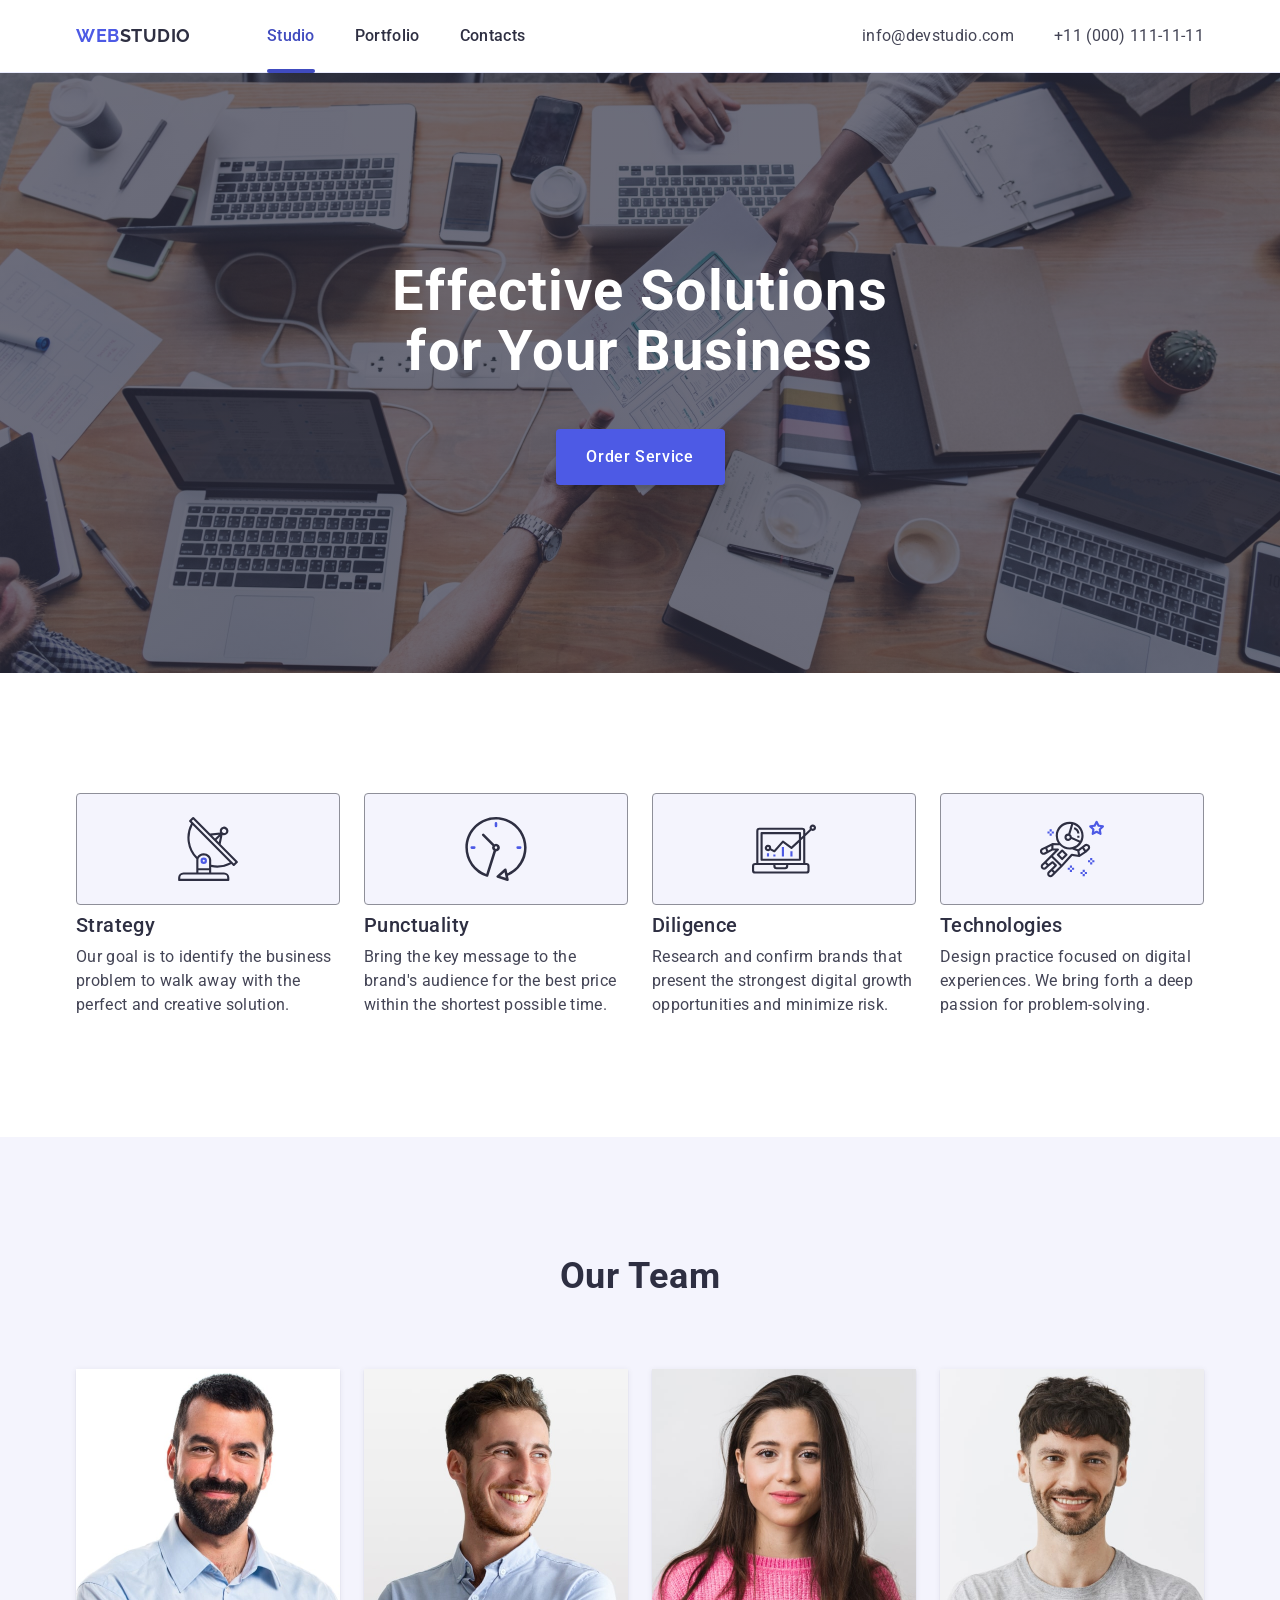
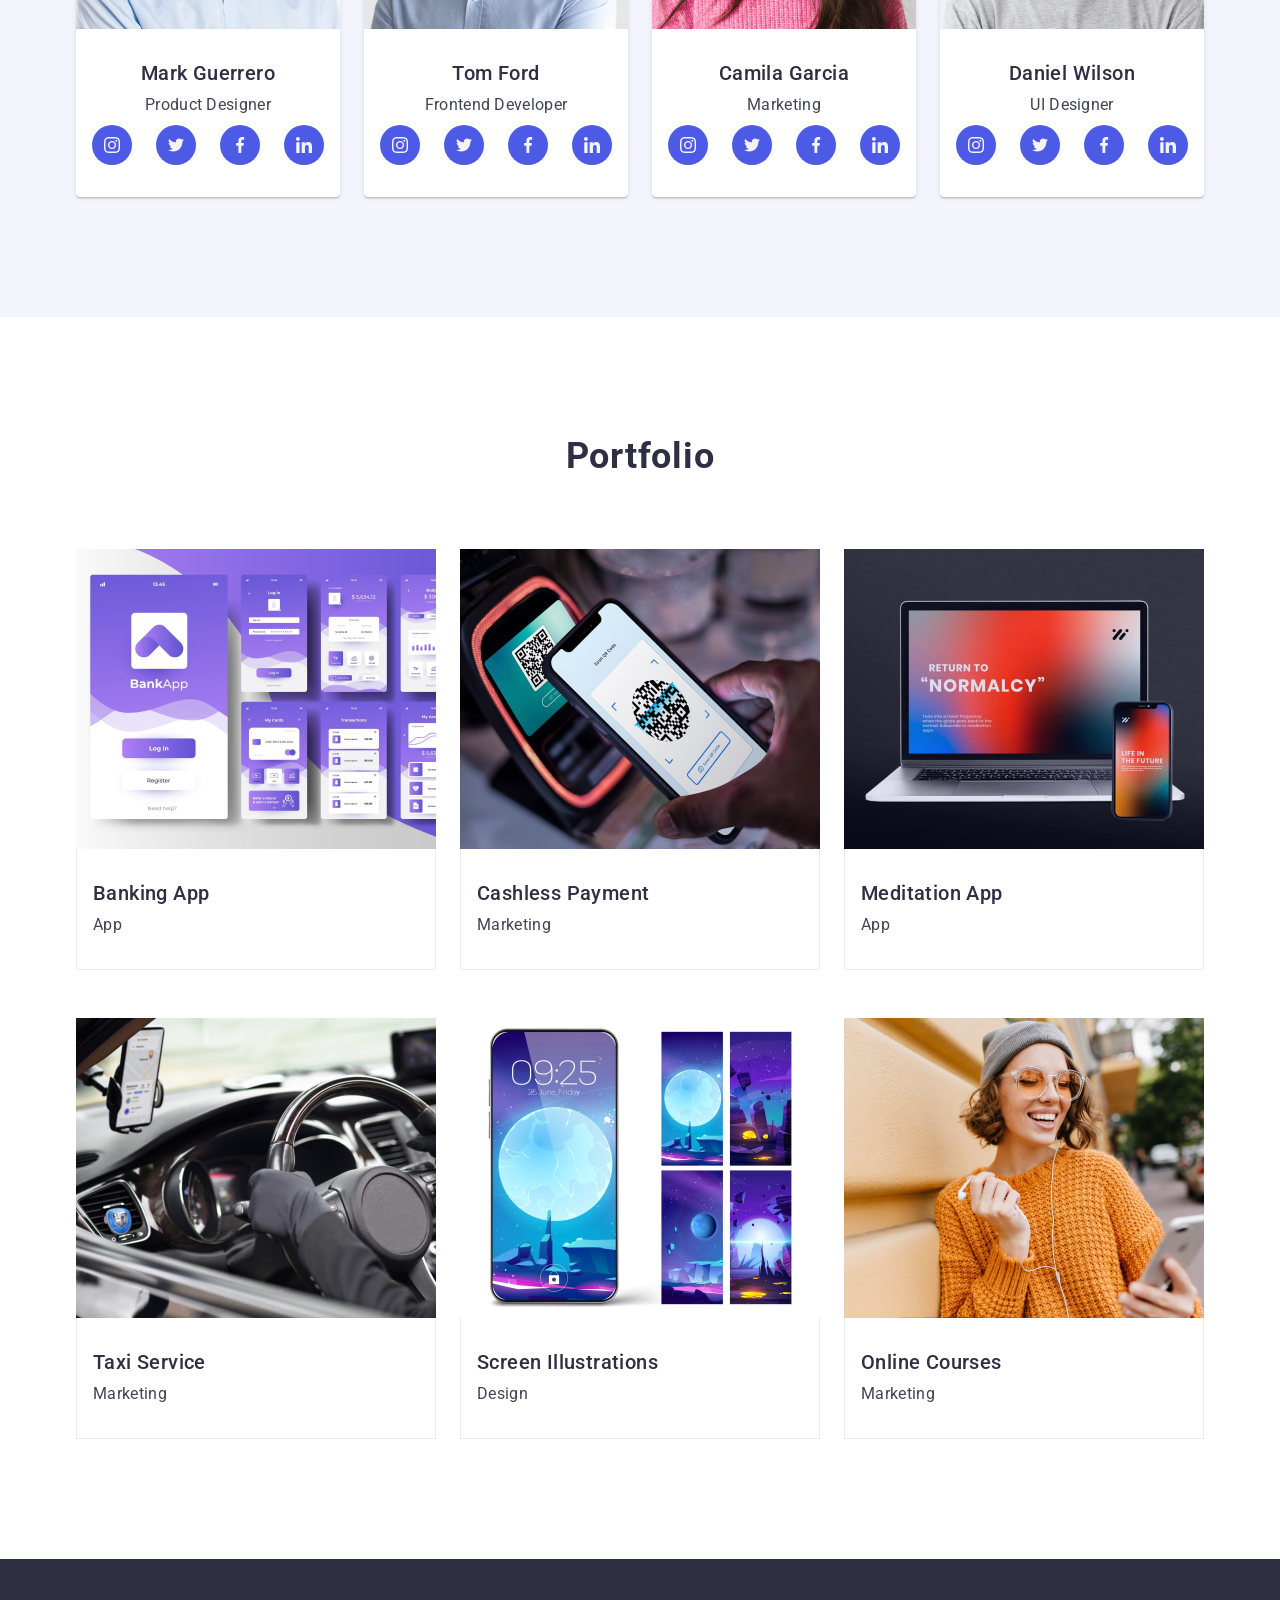
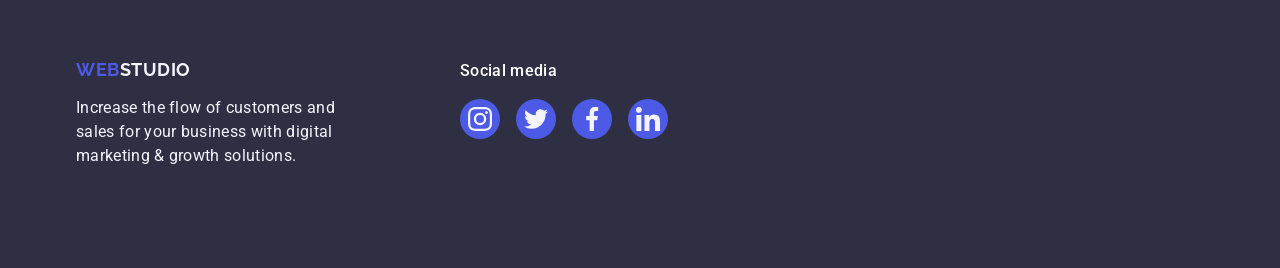
<file: index.html>
<!DOCTYPE html>
<html lang="en">
  <head>
    <meta charset="UTF-8" />
    <meta name="viewport" content="width=device-width, initial-scale=1.0" />
    <title>WebStudio</title>
    <link rel="preconnect" href="https://fonts.googleapis.com" />
    <link rel="preconnect" href="https://fonts.gstatic.com" crossorigin />
    <link
      href="https://fonts.googleapis.com/css2?family=Raleway:ital,wght@0,700;1,700&family=Roboto:wght@400;500;700&display=swap"
      rel="stylesheet"
    />
    <link
      rel="stylesheet"
      href="https://cdnjs.cloudflare.com/ajax/libs/modern-normalize/2.0.0/modern-normalize.min.css"
      integrity="sha512-4xo8blKMVCiXpTaLzQSLSw3KFOVPWhm/TRtuPVc4WG6kUgjH6J03IBuG7JZPkcWMxJ5huwaBpOpnwYElP/m6wg=="
      crossorigin="anonymous"
      referrerpolicy="no-referrer"
    />
    <link rel="stylesheet" href="./css/styles.css" />
  </head>

  <body>
    <header class="header">
      <div class="container header-container">
        <nav class="header-navigation">
          <a class="logo header-logo" href="./index.html"
            >Web<span class="header-logo-accent">Studio</span></a
          >
          <ul class="header-nav-list">
            <li class="header-menu">
              <a class="header-menu-link current" href="./index.html">Studio</a>
            </li>
            <li class="header-menu">
              <a class="header-menu-link" href="">Portfolio</a>
            </li>
            <li class="header-menu">
              <a class="header-menu-link" href="">Contacts</a>
            </li>
          </ul>
        </nav>
        <address class="header-address">
          <ul class="header-address-list">
            <li class="header-address-item">
              <a class="header-address-link" href="mailto:info@devstudio.com"
                >info@devstudio.com</a
              >
            </li>
            <li class="header-address-item">
              <a class="header-address-link" href="tel:+110001111111"
                >+11 (000) 111-11-11</a
              >
            </li>
          </ul>
        </address>
      </div>
    </header>

    <main>
      <section class="hero">
        <div class="container hero-container">
          <h1 class="hero-title">Effective Solutions for Your Business</h1>
          <button class="order-btn" type="button">Order Service</button>
        </div>
      </section>

      <section class="features">
        <div class="container features-container">
          <h2 class="visually-hidden">Features</h2>
          <ul class="features-list">
            <li class="features-item">
              <div class="features-icon">
                <svg class="icon" width="64" height="64">
                  <use href="./images/icons.svg#icon-antenna"></use>
                </svg>
              </div>
              <h3 class="features-subtitle section-subtitle">Strategy</h3>
              <p class="features-text section-text">
                Our goal is to identify the business problem to walk away with
                the perfect and creative solution.
              </p>
            </li>
            <li class="features-item">
              <div class="features-icon">
                <svg class="icon" width="64" height="64">
                  <use href="./images/icons.svg#icon-clock"></use>
                </svg>
              </div>
              <h3 class="features-subtitle section-subtitle">Punctuality</h3>
              <p class="features-text section-text">
                Bring the key message to the brand's audience for the best price
                within the shortest possible time.
              </p>
            </li>
            <li class="features-item">
              <div class="features-icon">
                <svg class="icon" width="64" height="64">
                  <use href="./images/icons.svg#icon-diagram"></use>
                </svg>
              </div>
              <h3 class="features-subtitle section-subtitle">Diligence</h3>
              <p class="features-text section-text">
                Research and confirm brands that present the strongest digital
                growth opportunities and minimize risk.
              </p>
            </li>
            <li class="features-item">
              <div class="features-icon">
                <svg class="icon" width="64" height="64">
                  <use href="./images/icons.svg#icon-astronaut"></use>
                </svg>
              </div>
              <h3 class="features-subtitle section-subtitle">Technologies</h3>
              <p class="features-text section-text">
                Design practice focused on digital experiences. We bring forth a
                deep passion for problem-solving.
              </p>
            </li>
          </ul>
        </div>
      </section>

      <section class="team">
        <div class="container team-container">
          <h2 class="team-title section-title">Our Team</h2>
          <ul class="team-list">
            <li class="team-item">
              <img
                class="team-image"
                src="./images/employee-1.jpg"
                alt="Mark Guerrero"
                width="264"
                height="260"
              />
              <div class="team-item-card">
                <h3 class="team-subtitle section-subtitle">Mark Guerrero</h3>
                <p class="team-text section-text">Product Designer</p>
                <ul class="team-sn-list">
                  <li class="sn-item">
                    <a href="https://www.instagram.com" class="sn-link">
                      <svg class="sn-icon" width="16" height="16">
                        <use href="./images/icons.svg#icon-instagram"></use>
                      </svg>
                    </a>
                  </li>
                  <li class="sn-item">
                    <a href="https://www.twitter.com" class="sn-link">
                      <svg class="sn-icon" width="16" height="16">
                        <use href="./images/icons.svg#icon-twitter"></use>
                      </svg>
                    </a>
                  </li>
                  <li class="sn-item">
                    <a href="https://www.facebook.com" class="sn-link">
                      <svg class="sn-icon" width="16" height="16">
                        <use href="./images/icons.svg#icon-facebook"></use>
                      </svg>
                    </a>
                  </li>
                  <li class="sn-item">
                    <a href="https://www.linkedin.com" class="sn-link">
                      <svg class="sn-icon" width="16" height="16">
                        <use href="./images/icons.svg#icon-linkedin"></use>
                      </svg>
                    </a>
                  </li>
                </ul>
              </div>
            </li>
            <li class="team-item">
              <img
                class="team-image"
                src="./images/employee-2.jpg"
                alt="Tom Ford"
                width="264"
                height="260"
              />
              <div class="team-item-card">
                <h3 class="team-subtitle section-subtitle">Tom Ford</h3>
                <p class="team-text section-text">Frontend Developer</p>
                <ul class="team-sn-list">
                  <li class="sn-item">
                    <a href="https://www.instagram.com" class="sn-link">
                      <svg class="sn-icon" width="16" height="16">
                        <use href="./images/icons.svg#icon-instagram"></use>
                      </svg>
                    </a>
                  </li>
                  <li class="sn-item">
                    <a href="https://www.twitter.com" class="sn-link">
                      <svg class="sn-icon" width="16" height="16">
                        <use href="./images/icons.svg#icon-twitter"></use>
                      </svg>
                    </a>
                  </li>
                  <li class="sn-item">
                    <a href="https://www.facebook.com" class="sn-link">
                      <svg class="sn-icon" width="16" height="16">
                        <use href="./images/icons.svg#icon-facebook"></use>
                      </svg>
                    </a>
                  </li>
                  <li class="sn-item">
                    <a href="https://www.linkedin.com" class="sn-link">
                      <svg class="sn-icon" width="16" height="16">
                        <use href="./images/icons.svg#icon-linkedin"></use>
                      </svg>
                    </a>
                  </li>
                </ul>
              </div>
            </li>
            <li class="team-item">
              <img
                class="team-image"
                src="./images/employee-3.jpg"
                alt="Camila Garcia"
                width="264"
                height="260"
              />
              <div class="team-item-card">
                <h3 class="team-subtitle section-subtitle">Camila Garcia</h3>
                <p class="team-text section-text">Marketing</p>
                <ul class="team-sn-list">
                  <li class="sn-item">
                    <a href="https://www.instagram.com" class="sn-link">
                      <svg class="sn-icon" width="16" height="16">
                        <use href="./images/icons.svg#icon-instagram"></use>
                      </svg>
                    </a>
                  </li>
                  <li class="sn-item">
                    <a href="https://www.twitter.com" class="sn-link">
                      <svg class="sn-icon" width="16" height="16">
                        <use href="./images/icons.svg#icon-twitter"></use>
                      </svg>
                    </a>
                  </li>
                  <li class="sn-item">
                    <a href="https://www.facebook.com" class="sn-link">
                      <svg class="sn-icon" width="16" height="16">
                        <use href="./images/icons.svg#icon-facebook"></use>
                      </svg>
                    </a>
                  </li>
                  <li class="sn-item">
                    <a href="https://www.linkedin.com" class="sn-link">
                      <svg class="sn-icon" width="16" height="16">
                        <use href="./images/icons.svg#icon-linkedin"></use>
                      </svg>
                    </a>
                  </li>
                </ul>
              </div>
            </li>
            <li class="team-item">
              <img
                class="team-image"
                src="./images/employee-4.jpg"
                alt="Daniel Wilson"
                width="264"
                height="260"
              />
              <div class="team-item-card">
                <h3 class="team-subtitle section-subtitle">Daniel Wilson</h3>
                <p class="team-text section-text">UI Designer</p>
                <ul class="team-sn-list">
                  <li class="sn-item">
                    <a href="https://www.instagram.com" class="sn-link">
                      <svg class="sn-icon" width="16" height="16">
                        <use href="./images/icons.svg#icon-instagram"></use>
                      </svg>
                    </a>
                  </li>
                  <li class="sn-item">
                    <a href="https://www.twitter.com" class="sn-link">
                      <svg class="sn-icon" width="16" height="16">
                        <use href="./images/icons.svg#icon-twitter"></use>
                      </svg>
                    </a>
                  </li>
                  <li class="sn-item">
                    <a href="https://www.facebook.com" class="sn-link">
                      <svg class="sn-icon" width="16" height="16">
                        <use href="./images/icons.svg#icon-facebook"></use>
                      </svg>
                    </a>
                  </li>
                  <li class="sn-item">
                    <a href="https://www.linkedin.com" class="sn-link">
                      <svg class="sn-icon" width="16" height="16">
                        <use href="./images/icons.svg#icon-linkedin"></use>
                      </svg>
                    </a>
                  </li>
                </ul>
              </div>
            </li>
          </ul>
        </div>
      </section>

      <section class="portfolio">
        <div class="container portfolio-container">
          <h2 class="portfolio-title section-title">Portfolio</h2>
          <ul class="portfolio-list">
            <li class="portfolio-item">
              <div class="portfolio-item-wrap">
                <img
                  class="portfolio-image"
                  src="./images/project-card-1.jpg"
                  alt="Banking App"
                  width="360"
                  height="300"
                />
                <p class="portfolio-overlay">14 Stylish and User-Friendly App Design Concepts · Task Manager App · Calorie Tracker App · Exotic Fruit Ecommerce App · Cloud Storage App</p>
              </div>
              <div class="portfolio-thumb">
                <h3 class="portfolio-subtitle section-subtitle">Banking App</h3>
                <p class="portfolio-text section-text">App</p>
              </div>
            </li>
            <li class="portfolio-item">
              <div class="portfolio-item-wrap">
                <img
                  class="portfolio-image"
                  src="./images/project-card-2.jpg"
                  alt="Cashless Payment"
                  width="360"
                  height="300"
                />
                <p class="portfolio-overlay">14 Stylish and User-Friendly App Design Concepts · Task Manager App · Calorie Tracker App · Exotic Fruit Ecommerce App · Cloud Storage App</p>
              </div>
              <div class="portfolio-thumb">
                <h3 class="portfolio-subtitle section-subtitle">
                  Cashless Payment
                </h3>
                <p class="portfolio-text section-text">Marketing</p>
              </div>
            </li>
            <li class="portfolio-item">
              <div class="portfolio-item-wrap">
                <img
                  class="portfolio-image"
                  src="./images/project-card-3.jpg"
                  alt="Meditation App"
                  width="360"
                  height="300"
                />
                <p class="portfolio-overlay">14 Stylish and User-Friendly App Design Concepts · Task Manager App · Calorie Tracker App · Exotic Fruit Ecommerce App · Cloud Storage App</p>
              </div>
              <div class="portfolio-thumb">
                <h3 class="portfolio-subtitle section-subtitle">
                  Meditation App
                </h3>
                <p class="portfolio-text section-text">App</p>
              </div>
            </li>
            <li class="portfolio-item">
              <div class="portfolio-item-wrap">
                <img
                  class="portfolio-image"
                  src="./images/project-card-4.jpg"
                  alt="Taxi Service"
                  width="360"
                  height="300"
                />
                <p class="portfolio-overlay">14 Stylish and User-Friendly App Design Concepts · Task Manager App · Calorie Tracker App · Exotic Fruit Ecommerce App · Cloud Storage App</p>
              </div>
              <div class="portfolio-thumb">
                <h3 class="portfolio-subtitle section-subtitle">
                  Taxi Service
                </h3>
                <p class="portfolio-text section-text">Marketing</p>
              </div>
            </li>
            <li class="portfolio-item">
              <div class="portfolio-item-wrap">
              <img
                class="portfolio-image"
                src="./images/project-card-5.jpg"
                alt="Screen Illustrations"
                width="360"
                height="300"
              />
              <p class="portfolio-overlay">14 Stylish and User-Friendly App Design Concepts · Task Manager App · Calorie Tracker App · Exotic Fruit Ecommerce App · Cloud Storage App</p>
            </div>
              <div class="portfolio-thumb">
                <h3 class="portfolio-subtitle section-subtitle">
                  Screen Illustrations
                </h3>
                <p class="portfolio-text section-text">Design</p>
              </div>
            </li>
            <li class="portfolio-item">
               <div class="portfolio-item-wrap">
                  <img
                    class="portfolio-image"
                    src="./images/project-card-6.jpg"
                    alt="Online Courses"
                    width="360"
                    height="300"
                  />
                  <p class="portfolio-overlay">14 Stylish and User-Friendly App Design Concepts · Task Manager App · Calorie Tracker App · Exotic Fruit Ecommerce App · Cloud Storage App</p>
               </div>
                <div class="portfolio-thumb">
                <h3 class="portfolio-subtitle section-subtitle">
                  Online Courses
                </h3>
                <p class="portfolio-text section-text">Marketing</p>
              </div>
              
            </li>
          </ul>
        </div>
      </section>
    </main>

    <footer class="footer">
      <div class="container footer-container">
      <div class="footer-main-info">
        <a class="logo footer-logo" href="./index.html"
          >Web<span class="footer-logo-accent">Studio</span></a
        >
        <p class="footer-text">
          Increase the flow of customers and sales for your business with
          digital marketing & growth solutions.
        </p>
        </div>
        <div class="foter-sn">
          <P class="social-media">Social media</P>
          <ul class="footer-sn-list">
                    <li class="footer-sn-item">
                      <a href="https://www.instagram.com" class="footer-sn-link">
                        <svg class="footer-sn-icon" width="24" height="24">
                          <use href="./images/icons.svg#icon-instagram"></use>
                        </svg>
                      </a>
                    </li>
                    <li class="footer-sn-item">
                      <a href="https://www.twitter.com" class="footer-sn-link">
                        <svg class="footer-sn-icon" width="24" height="24">
                          <use href="./images/icons.svg#icon-twitter"></use>
                        </svg>
                      </a>
                    </li>
                    <li class="footer-sn-item">
                      <a href="https://www.facebook.com" class="footer-sn-link">
                        <svg class="footer-sn-icon" width="24" height="24">
                          <use href="./images/icons.svg#icon-facebook"></use>
                        </svg>
                      </a>
                    </li>
                    <li class="footer-sn-item">
                      <a href="https://www.linkedin.com" class="footer-sn-link">
                        <svg class="footer-sn-icon" width="24" height="24">
                          <use href="./images/icons.svg#icon-linkedin"></use>
                        </svg>
                      </a>
                    </li>
                    </ul>
        </div>
      </div>
    </footer>
  </body>
</html>
</file>
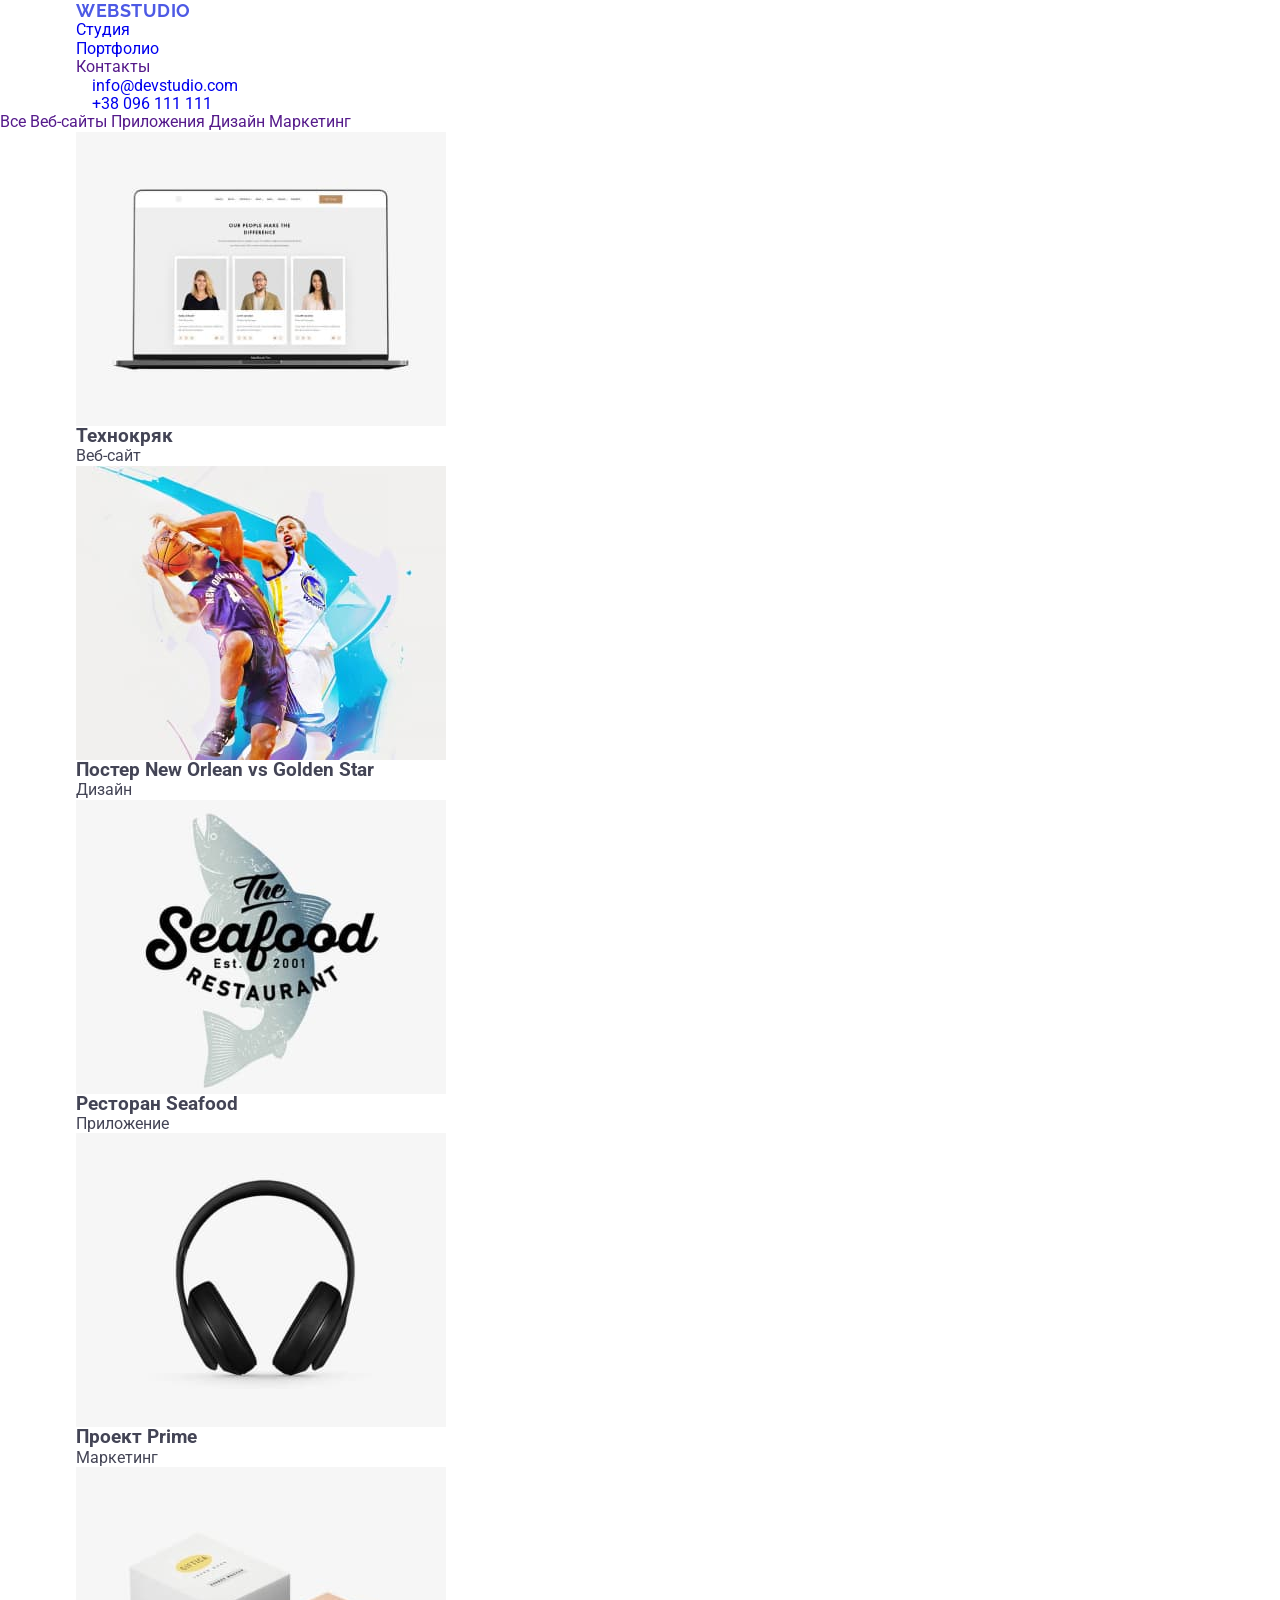
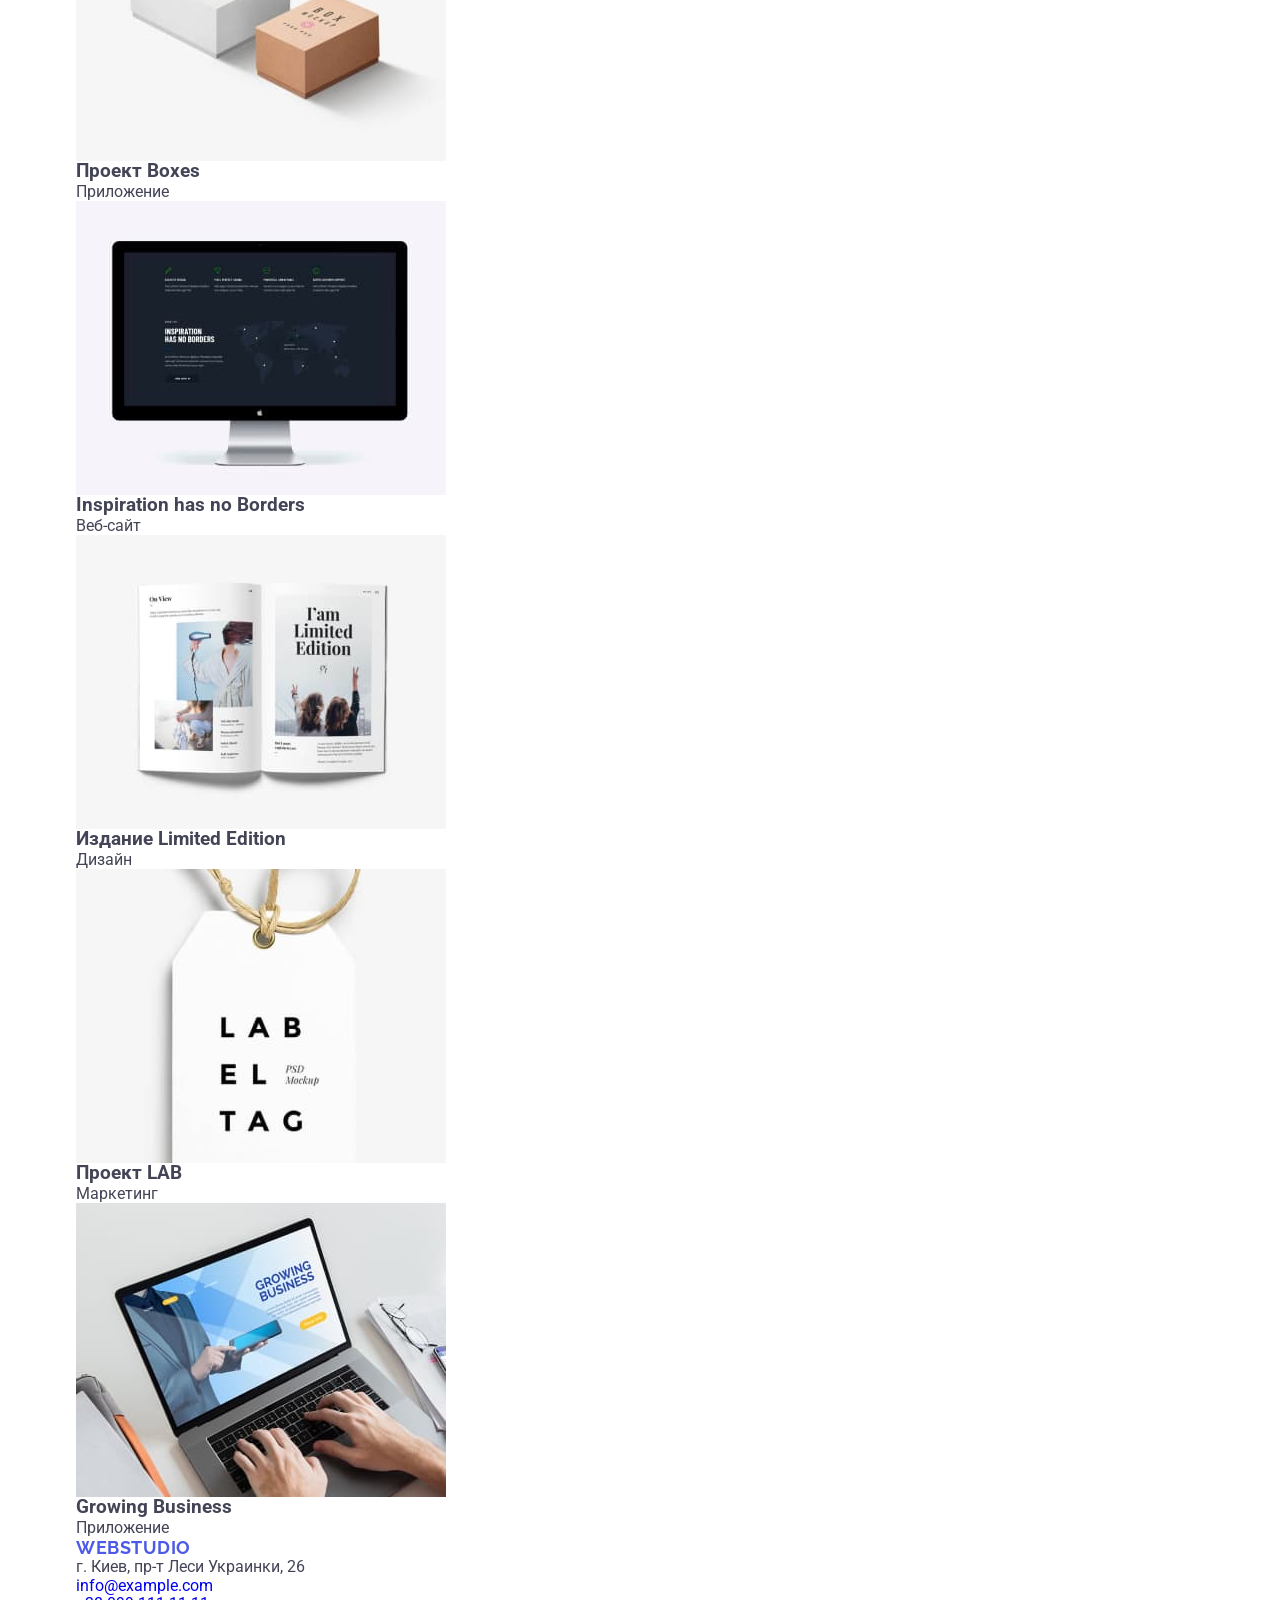
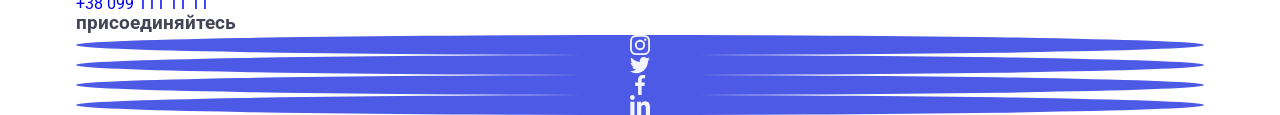
<file: portfolio.html>
<!DOCTYPE html>
<html lang="ru">
<head>
    <meta charset="UTF-8">
    <meta http-equiv="X-UA-Compatible" content="IE=edge">
    <meta name="viewport" content="width=device-width, initial-scale=1.0">
    <title>Portfolio</title>
    <link rel="preconnect" href="https://fonts.gstatic.com">
    <link href="https://fonts.googleapis.com/css2?family=Raleway:wght@700&family=Roboto:wght@400;500;700;900&display=swap"
        rel="stylesheet">
    <link rel="stylesheet" href="https://cdnjs.cloudflare.com/ajax/libs/modern-normalize/1.1.0/modern-normalize.min.css">
    <link rel="stylesheet" href="./css/styles.css">
</head> 
<body>
    <header class="page-header">
        <!-- Logo is text -->
        <nav class="container main-nav">
            <a href="index.html" class="logo">Web<span class="logo-part">Studio</span></a>
            <ul class="site-nav list">
                <li class="item"><a href="./index.html" class="link">Студия</a></li>
                <li class="item"><a href="./portfolio.html" class="link current">Портфолио</a></li>
                <li class="item"><a href="" class="link">Контакты</a></li>
            </ul>
    
            <ul class="contacts-nav list">
                <li class="item"><a href="mail:info@devstudio.com" class="link"><svg class="icon" width="16px"
                            height="12px">
                            <use href='./images/icons.svg#icon-envelope'></use>
                        </svg>info@devstudio.com</a>
                </li>
    
                <li class="item"><a href="tel:+38096111111" class="link"><svg class="icon" width="16px" height="12px">
                            <use href='./images/icons.svg#icon-smartphone'></use>
                        </svg>+38 096 111 111</a>
                </li>
            </ul>
        </nav>
    </header>

    <!-- <section class="section"> -->
        <div>
            <nav class="btn-nav">
                <a href="" class="btn-link" >Все</a>
                <a href="" class="btn-link" >Веб-сайты</a>
                <a href="" class="btn-link" >Приложения</a>
                <a href="" class="btn-link" >Дизайн</a>
                <a href="" class="btn-link" >Маркетинг</a>
            </nav>
        </div>
           
        <div class="card-set">
            <ul class="container list">
                <li class="item">
                    <article class="card">
                        <div class="card-thumb">
                            <img src="./images/portfolio-img-1.jpg" alt="portfolio-img-1" width="370" />
                        </div>
                        <div class="card-content">
                            <h3 class="title">Технокряк</h3>
                            <p class="item-type">Веб-сайт</p>
                        </div>
                    </article>
                </li>

                <li class="item">
                    <article class="card">
                        <div class="card-thumb">
                            <img src="./images/portfolio-img-2.jpg" alt="portfolio-img-2" width="370">
                        </div>
                        <div class="card-content">
                            <h3 class="title">Постер New Orlean vs Golden Star</h3>
                            <p class="item-type">Дизайн</p>
                        </div>
                    </article>
                </li>

                <li class="item">
                    <article class="card">
                        <div class="card-thumb">
                            <img src="./images/portfolio-img-3.jpg" alt="portfolio-img-3" width="370">
                        </div>
                        <div class="card-content">
                            <h3 class="title">Ресторан Seafood</h3>
                            <p class="item-type">Приложение</p>
                        </div>
                    </article>
                </li>

                <li class="item">
                    <article class="card">
                        <div class="card-thumb">
                            <img src="./images/portfolio-img-4.jpg" alt="portfolio-img-4" width="370" />
                        </div>
                        <div class="card-content">
                            <h3 class="title">Проект Prime</h3>
                            <p class="item-type">Маркетинг</p>
                        </div>
                    </article>
                </li>

                <li class="item">
                    <article class="card">
                        <div class="card-thumb">
                            <img src="./images/portfolio-img-5.jpg" alt="portfolio-img-5" width="370">
                        </div>
                        <div class="card-content">
                            <h3 class="title">Проект Boxes</h3>
                            <p class="item-type">Приложение</p>
                        </div>
                    </article>
                </li>

                <li class="item">
                    <article class="card">
                        <div class="card-thumb">
                            <img src="./images/portfolio-img-6.jpg" alt="portfolio-img-6" width="370">
                        </div>
                        <div class="card-content">
                            <h3 class="title">Inspiration has no Borders</h3>
                            <p class="item-type">Веб-сайт</p>
                        </div>
                    </article>
                </li>

                <li class="item">
                    <article class="card">
                        <div class="card-thumb">
                            <img src="./images/portfolio-img-7.jpg" alt="portfolio-img-7" width="370">
                        </div>
                        <div class="card-content">
                            <h3 class="title">Издание Limited Edition</h3>
                            <p class="item-type">Дизайн</p>
                        </div>
                    </article>
                </li>

                <li class="item">
                    <article class="card">
                        <div class="card-thumb">
                            <img src="./images/portfolio-img-8.jpg" alt="portfolio-img-8" width="370">
                        </div>
                        <div class="card-content">
                            <h3 class="title">Проект LAB</h3>
                            <p class="item-type">Маркетинг</p>
                        </div>
                    </article>
                </li>

                <li class="item">
                    <article class="card">
                        <div class="card-thumb">
                            <img src="./images/portfolio-img-9.jpg" alt="portfolio-img-9" width="370">
                        </div>
                        <div class="card-content">
                            <h3 class="title">Growing Business</h3>
                            <p class="item-type">Приложение</p>
                        </div>
                    </article>
                </li>
            </ul>
        </div>
    
    <!-- </section> -->
    
    <footer class="page-footer">
        <section class="container list">
            <ul class="footer-info">
                <li class="footer-contacts">
                    <div>
                        <a href="index.html" class="logo">Web<span class="footer-logo-part">Studio</span></a>
                        <!-- <address >  -->
                        <p class="address">г. Киев, пр-т Леси Украинки, 26</p>
                        <ul class="footer-nav list">
                            <li class="item"><a href="mail:info@example.com">info@example.com</a></li>
                            <li class="item"><a href="tel:+380991111111">+38 099 111 11 11</a></li>
                        </ul>
                    </div>
                </li>
                <li class="footer-sn">
                    <div class="footer-sn">
                        <h3>присоединяйтесь</h3>
                        <ul class="social-network list">
                            <li>
                                <div class="footer-sn-link">
                                    <svg class="icon" width="20px" height="20px">
                                        <use href='./images/icons.svg#icon-instagram'></use>
                                    </svg>
                                </div>
                            </li>
                            <li>
                                <div class="footer-sn-link">
                                    <svg class="icon" width="20px" height="20px">
                                        <use href='./images/icons.svg#icon-twitter'></use>
                                    </svg>
                                </div>
                            </li>
                            <li>
                                <div class="footer-sn-link">
                                    <svg class="icon" width="20px" height="20px">
                                        <use href='./images/icons.svg#icon-facebook'></use>
                                    </svg>
                                </div>
                            </li>
                            <li>
                                <div class="footer-sn-link">
                                    <svg class="icon" width="20px" height="20px">
                                        <use href='./images/icons.svg#icon-linkedin'></use>
                                    </svg>
                                </div>
                            </li>
                        </ul>
                    </div>
                </li>
            </ul>
        </section>
    
    </footer>
    
</body>
</html>
</file>
<file: css/styles.css>
body {
  font-family: "Roboto", sans-serif;
  color: #434455;
  background: #ffffff;
}

.section-title {
  font-weight: 700;
  font-size: 36px;
  line-height: 1.11;
  letter-spacing: 0.02em;
  color: #2e2f42;
  text-transform: capitalize;
}

.section-subtitle {
  font-weight: 500;
  font-size: 20px;
  line-height: 1.2;
  letter-spacing: 0.02em;
  color: #2e2f42;
  margin-bottom: 8px;
}

.section-text {
  font-weight: 400;
  font-size: 16px;
  line-height: 1.5;
  letter-spacing: 0.02em;
  color: #434455;
}

ul,
ol {
  list-style-type: none;
  margin: 0;
  padding: 0;
}

h1,
h2,
h3,
h4,
h5,
h6,
p {
  margin: 0;
}

a {
  text-decoration: none;
}

button {
  padding: 0;
  border: none;
  font: inherit;
  color: inherit;
  background-color: transparent;
  cursor: pointer;
}

.logo {
  font-family: "Raleway", sans-serif;
  font-weight: 700;
  font-size: 18px;
  line-height: 1.17;
  letter-spacing: 0.03em;
  text-transform: uppercase;
  color: #4d5ae5;
}

.header-logo-accent {
  color: #2e2f42;
}

.footer-logo-accent {
  color: #f4f4fd;
}

.container {
  width: 1158px;
  padding: 0 15px;
  margin: 0 auto;
}

img {
  display: block;
}

.visually-hidden {
  position: absolute;
  width: 1px;
  height: 1px;
  margin: -1px;
  border: 0;
  padding: 0;
  white-space: nowrap;
  clip-path: inset(100%);
  clip: rect(0 0 0 0);
  overflow: hidden;
}

/* ---------- HEADER----------  */
.header {
  border-bottom: 1px solid #e7e9fc;
  box-shadow:  2px 1px rgba(46, 47, 66, 0.08), 0px 1px 1px rgba(46, 47, 66, 0.16), 0px 1px 6px rgba(46, 47, 66, 0.08);
}

.header-container {
  display: flex;
  align-items: center;
  
}
.header-logo {
  margin-right: 76px;
  padding: 24px 0;
}

.header-navigation {
  display: flex;
  align-items: center;
}

.header-nav-list {
  display: flex;
  align-items: center;
  gap: 40px;
}

.header-menu {
  /* position: relative; */
}

.header-menu-link {
  position: relative;
  display: block;
  padding: 24px 0;
  font-weight: 500;
  font-size: 16px;
  line-height: 1.5;
  letter-spacing: 0.02em;
  color: #2e2f42;
  transition: color 250ms cubic-bezier(0.4, 0, 0.2, 1);
}

.header-menu-link:hover,
.header-menu-link:focus,
.header-menu-link:active {
  color: #404bbf;
  
}

.header-menu-link.current {
  color:#404bbf;
}

.header-menu-link.current::after {
  content: "";
  position: absolute;
  left: 0;
  bottom: -1px;
  display: block;
  border-radius: 2px;
width: 48px;
height: 4px;
  background-color: #404bbf;
}

.header-address {
  font-style: normal;
  margin-left: auto;
}

.header-address-list {
  display: flex;
  align-items: center;
  gap: 40px;
}

.header-address-item {
}

.header-address-link {
  display: block;
  padding: 24px 0;
  font-style: normal;
  font-weight: 400;
  font-size: 16px;
  line-height: 1.5;
  letter-spacing: 0.02em;
  color: #434455;
  transition: color 250ms cubic-bezier(0.4, 0, 0.2, 1);

}

.header-address-link:hover,
.header-address-link:focus {
  color: #404bbf;
}

/* ----------   ----------  */

/* ---------- HERO----------  */
.hero {
  max-width: 1440px;
  background: #2e2f42;
  display: block;
  height: 600px;
  padding-top: 188px;
  padding-bottom: 188px;
  background-image: linear-gradient(
      rgba(46, 47, 66, 0.7),
      rgba(46, 47, 66, 0.7)
    ),
    url(../images/people-office.jpg);
  background-repeat: no-repeat;
  background-size: cover;
  background-position: center center;
}

.hero-container {
}

.hero-title {
  margin-left: auto;
  margin-right: auto;
  max-width: 496px;
  font-weight: 700;
  font-size: 56px;
  line-height: 1.07143;
  letter-spacing: 0.02em;
  text-align: center;
  color: #fff;
}

.order-btn {
  display: block;
  margin-top: 48px;
  margin-left: auto;
  margin-right: auto;
  font-family: Roboto, sans-serif;
  font-weight: 500;
  font-size: 16px;
  line-height: 1.5;
  letter-spacing: 0.04em;
  color: #fff;
  background-color: #4d5ae5;
  border-radius: 4px;
  min-width: 169px;
  height: 56px;
  box-shadow: 0 4px 4px 0 rgba(0, 0, 0, 0.15);
  transition: background-color 250ms cubic-bezier(0.4, 0, 0.2, 1);
}

.order-btn:hover,
.order-btn:focus {
  background-color: #404bbf;
}
/* ----------   ----------  */

/* ---------- FEATURES----------  */
.features {
  padding-top: 120px;
  padding-bottom: 120px;
}

.features-container {
  display: flex;
}

.features-title {
}

.features-list {
  display: flex;
  gap: 24px;
}

.features-item {
  width: calc((100% - 3 * 24px) / 4);
}

.features-icon {
  display: flex;
  align-items: center;
  justify-content: center;
  background: #f4f4fd;
  border: 1px solid #8e8f99;
  border-radius: 4px;
  width: 264px;
  height: 112px;
  margin-bottom: 8px;
}

.features-text {
}
/* ----------   ----------  */

/* ---------- TEAM----------  */
.team {
  background: #f4f4fd;
  padding-top: 120px;
  padding-bottom: 120px;
}

.team-container {
}

.team-title {
  text-align: center;
  margin-bottom: 72px;
}

.team-list {
  display: flex;
  gap: 24px;
}

.team-item {
  background: #ffffff;
  border-radius: 0 0 4px 4px;
  width: calc((100% - 3 * 24px) / 4);
  box-shadow: 0 2px 1px 0 rgba(46, 47, 66, 0.08),
    0 1px 1px 0 rgba(46, 47, 66, 0.16), 0 1px 6px 0 rgba(46, 47, 66, 0.08);
}

.team-image {
}

.team-item-card {
  padding-top: 32px;
  padding-bottom: 32px;
}

.team-subtitle {
  text-align: center;
  margin-left: auto;
  margin-right: auto;
}

.team-text {
  text-align: center;
  margin-left: auto;
  margin-right: auto;
  margin-bottom: 8px;
}

.team-sn-list {
  display: flex;
  align-items: center;
  justify-content: center;
  gap: 24px;
}
.sn-item {
  width: 40px;
  height: 40px;
}

.sn-link {
  width: 100%;
  height: 100%;
  display: flex;
  align-items: center;
  justify-content: center;
  border-radius: 50%;
  background-color: #4d5ae5;
  transition: background-color 250ms cubic-bezier(0.4, 0, 0.2, 1);
}

.sn-link:hover,
.sn-link:focus {
  background-color: #404bbf;
}

.sn-icon {
  fill: #f4f4fd;
}
/* ----------   ----------  */

/* ---------- PORTFOLIO----------  */
.portfolio {
  background: #ffffff;
  padding-top: 120px;
  padding-bottom: 120px;
}

.portfolio-container {
}

.portfolio-title {
  text-align: center;
  margin-bottom: 72px;
}

.portfolio-list {
  display: flex;
  flex-wrap: wrap;
  gap: 48px 24px;
  
}

.portfolio-item:hover,
.portfolio-i.team {
  box-shadow: 0px 1px 6px rgba(46, 47, 66, 0.08), 0px 1px 1px rgba(46, 47, 66, 0.16), 0px 2px 1px rgba(46, 47, 66, 0.08);
}

.portfolio-item {
  width: calc((100% - 2 * 24px) / 3);
  cursor: pointer;
  transition: box-shadow 250ms cubic-bezier(0.4, 0, 0.2, 1);
}

.portfolio-item:hover .portfolio-overlay,
.portfolio-item:focus .portfolio-overlay {
  transform: translateY(0);
}

.portfolio-item-wrap {
  position: relative;
  overflow: hidden;
}

.portfolio-image {
}

.portfolio-overlay {
  position: absolute;
  font-weight: 400;
  font-size: 16px;
  line-height: 1.5;
  letter-spacing: 0.02em;
  color: #f4f4fd;
  background: #4d5ae5;
  top: 0;
  left: 0;
  width: 100%;
  height: 100%;
  padding: 40px 32px;
  transform: translateY(100%);
  transition: transform 250ms cubic-bezier(0.4, 0, 0.2, 1);
}

.portfolio-subtitle {
}

.portfolio-text {
}

.portfolio-thumb {
  border-top: none;
  border-bottom: 1px solid #e7e9fc;
  border-left: 1px solid #e7e9fc;
  border-right: 1px solid #e7e9fc;
  padding: 32px 16px;
  /* transition: box-shadow 250ms cubic-bezier(0.4, 0, 0.2, 1); */
}

/* .portfolio-item:hover .portfolio-thumb,
.portfolio-item:focus .portfolio-thumb {
  box-shadow: 0px 1px 6px rgba(46, 47, 66, 0.08), 0px 1px 1px rgba(46, 47, 66, 0.16), 0px 2px 1px rgba(46, 47, 66, 0.08);  
} */

/* ----------   ----------  */

/* ---------- FOOTER----------  */
.footer {
  background: #2e2f42;
  padding-top: 100px;
  padding-bottom: 100px;
}

.footer-container {
  display: flex;
  align-items: baseline;
  /* gap: 120px; */
}

.footer-main-info {
  margin-right: 120px;
}

.footer-logo {
  display: inline-block;
  margin-bottom: 16px;
}

.footer-text {
  font-family: "Roboto", sans-serif;
  font-weight: 400;
  font-size: 16px;
  line-height: 1.5;
  letter-spacing: 0.02em;
  color: #f4f4fd;
  max-width: 264px;
}

.social-media {
  font-weight: 500;
  font-size: 16px;
  line-height: 1.5;
  letter-spacing: 0.02em;
  color: #fff;
  margin-bottom: 16px;
}

.footer-sn-list {
  display: flex;
  
  justify-content: center;
  gap: 16px;
}
.footer-sn-item {
  width: 40px;
  height: 40px;
}

.footer-sn-link {
  width: 100%;
  height: 100%;
  display: flex;
  align-items: center;
  justify-content: center;
  border-radius: 50%;
  background-color: #4d5ae5;
  transition: background-color 250ms cubic-bezier(0.4, 0, 0.2, 1);
}

.footer-sn-link:hover,
.footer-sn-link:focus {
  background-color: #31d0aa;
}

.footer-sn-icon {
  fill: #f4f4fd;
}
/* ----------   ----------  */
</file>
